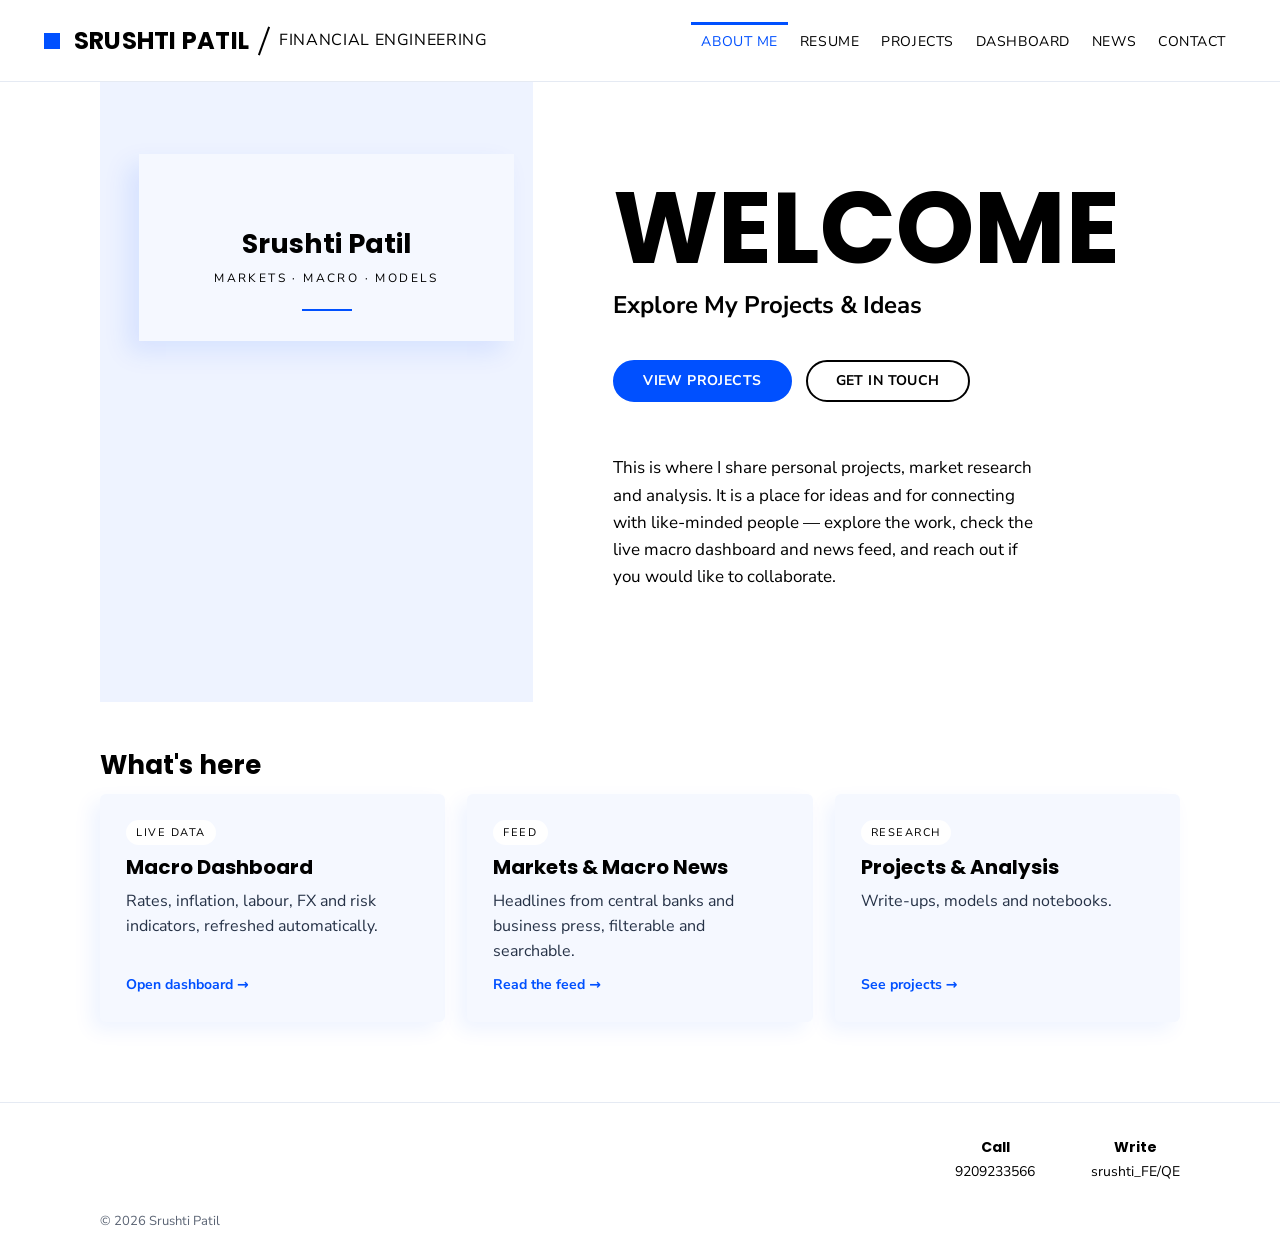
<file: index.html>
<!DOCTYPE html>
<html lang="en">
<head>
  <meta charset="utf-8">
  <meta name="viewport" content="width=device-width, initial-scale=1">
  <title>About Me | Srushti Patil — Financial Engineering</title>
  <meta name="description" content="Personal projects, market research and macro analysis in financial engineering.">
  <link rel="preconnect" href="https://fonts.googleapis.com">
  <link rel="preconnect" href="https://fonts.gstatic.com" crossorigin>
  <link href="https://fonts.googleapis.com/css2?family=Nunito+Sans:wght@300;400;700&family=Poppins:wght@600;700&display=swap" rel="stylesheet">
  <link rel="stylesheet" href="css/style.css">
</head>
<body data-page="index.html">
  <a class="skip" href="#main">Skip to content</a>
  <header id="site-header"></header>

  <main id="main">
    <section class="hero">
      <div class="hero-left">
        <div class="hero-card">
          <h1 id="card-title">Srushti Patil</h1>
          <p class="eyebrow" id="card-tagline">MARKETS · MACRO · MODELS</p>
          <div class="rule"></div>
          <div class="card-foot" id="card-foot"></div>
        </div>
      </div>

      <div class="hero-right">
        <h2>WELCOME</h2>
        <p class="lede">Explore My Projects &amp; Ideas</p>
        <div class="cta">
          <a class="btn" href="projects.html">VIEW PROJECTS</a>
          <a class="btn ghost" href="contact.html">GET IN TOUCH</a>
        </div>
        <p class="body">
          This is where I share personal projects, market research and analysis.
          It is a place for ideas and for connecting with like-minded people —
          explore the work, check the live macro dashboard and news feed, and
          reach out if you would like to collaborate.
        </p>
      </div>
    </section>

    <div class="wrap section">
      <h2>What's here</h2>
      <div class="grid">
        <a class="card" href="dashboard.html">
          <span class="tag">Live data</span>
          <h3>Macro Dashboard</h3>
          <p>Rates, inflation, labour, FX and risk indicators, refreshed automatically.</p>
          <span class="more">Open dashboard →</span>
        </a>
        <a class="card" href="news.html">
          <span class="tag">Feed</span>
          <h3>Markets &amp; Macro News</h3>
          <p>Headlines from central banks and business press, filterable and searchable.</p>
          <span class="more">Read the feed →</span>
        </a>
        <a class="card" href="projects.html">
          <span class="tag">Research</span>
          <h3>Projects &amp; Analysis</h3>
          <p>Write-ups, models and notebooks.</p>
          <span class="more">See projects →</span>
        </a>
      </div>
    </div>
  </main>

  <footer id="site-footer"></footer>

  <script src="js/config.js"></script>
  <script src="js/layout.js"></script>
  <script>
    // Home-page card text comes from config.js
    (function () {
      var S = window.SITE || {};
      document.getElementById("card-title").textContent = S.cardTitle || S.name;
      document.getElementById("card-tagline").textContent = S.cardTagline || "";
      var foot = document.getElementById("card-foot");
      [["linkedin","in"],["github","gh"],["twitter","X"],["instagram","ig"]].forEach(function (p) {
        if (S.social && S.social[p[0]]) {
          var a = document.createElement("a");
          a.className = "social"; a.href = S.social[p[0]]; a.target = "_blank";
          a.rel = "noopener noreferrer"; a.textContent = p[1]; a.setAttribute("aria-label", p[0]);
          foot.appendChild(a);
        }
      });
      if (!foot.children.length) foot.remove();   // no social links configured → no empty white bar
    })();
  </script>
</body>
</html>
</file>
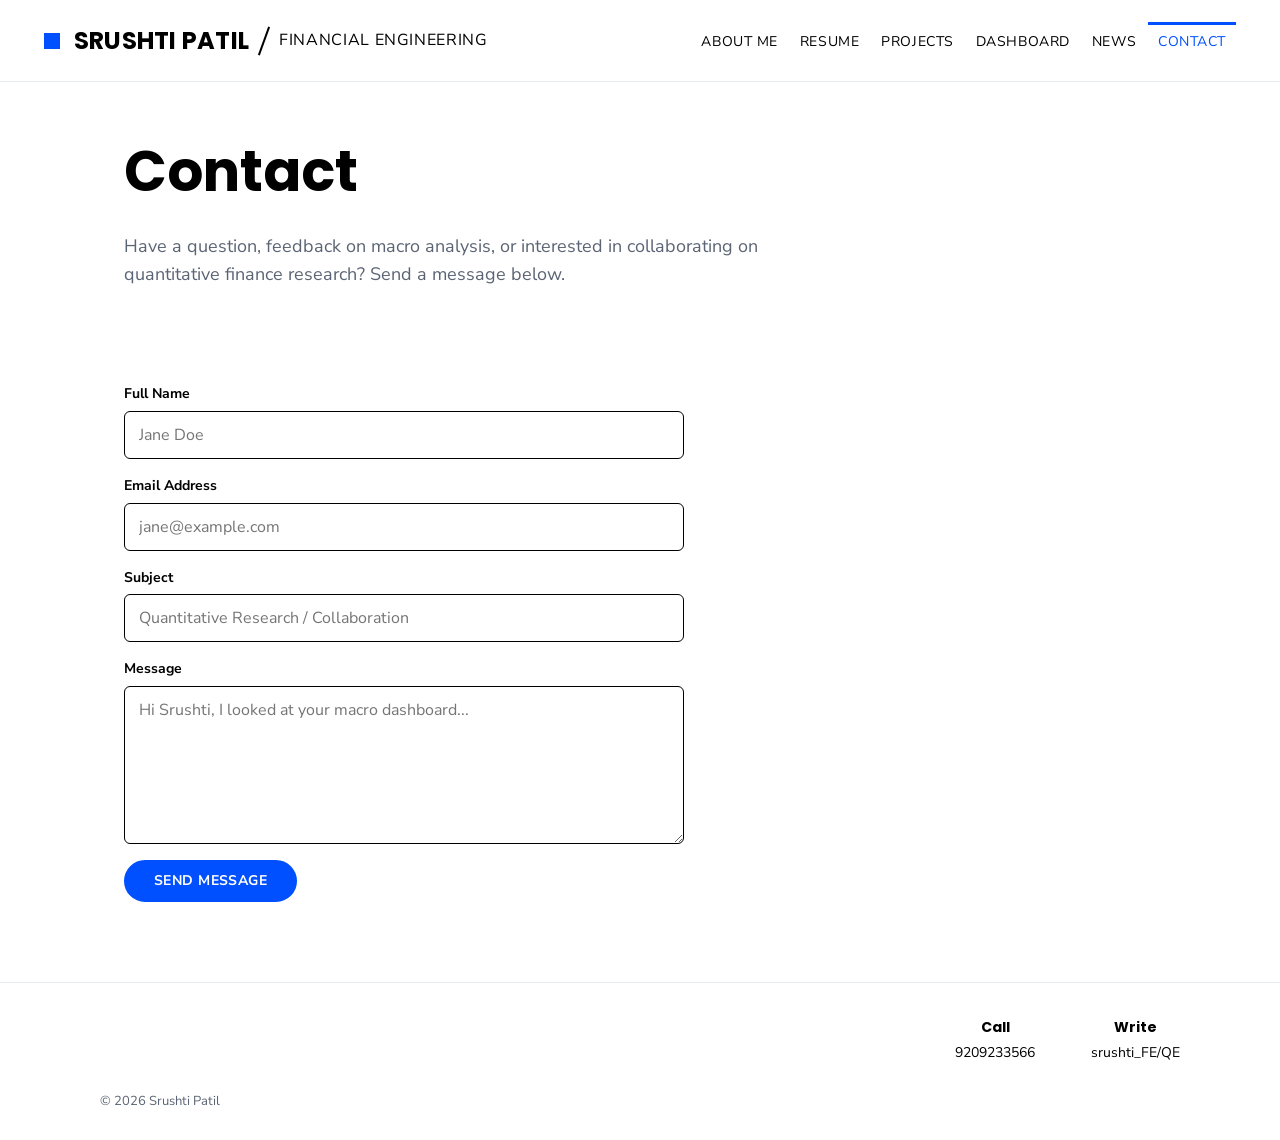
<file: contact.html>
<!DOCTYPE html>
<html lang="en">
<head>
  <meta charset="utf-8">
  <meta name="viewport" content="width=device-width, initial-scale=1">
  <title>Contact | Srushti Patil — Financial Engineering</title>
  <meta name="description" content="Get in touch for quantitative finance research, collaboration, or general inquiries.">
  <link rel="preconnect" href="https://fonts.googleapis.com">
  <link rel="preconnect" href="https://fonts.gstatic.com" crossorigin>
  <link href="https://fonts.googleapis.com/css2?family=Nunito+Sans:wght@300;400;700&family=Poppins:wght@600;700&display=swap" rel="stylesheet">
  <link rel="stylesheet" href="css/style.css">
</head>
<body data-page="contact.html">
  <a class="skip" href="#main">Skip to content</a>
  <header id="site-header"></header>

  <main id="main" class="wrap">
    <div class="page-title">
      <h1>Contact</h1>
      <p>Have a question, feedback on macro analysis, or interested in collaborating on quantitative finance research? Send a message below.</p>
    </div>

    <section class="section">
      <!-- Replace YOUR_FORMSPREE_ID with your form ID from formspree.io -->
      <form class="form" action="https://formspree.io/f/xpppgqeq" method="POST">
        
        <label for="full-name">
          Full Name
          <input type="text" id="full-name" name="name" required placeholder="Jane Doe" autocomplete="name">
        </label>

        <label for="email-address">
          Email Address
          <input type="email" id="email-address" name="_replyto" required placeholder="jane@example.com" autocomplete="email">
        </label>

        <label for="subject">
          Subject
          <input type="text" id="subject" name="_subject" required placeholder="Quantitative Research / Collaboration">
        </label>

        <label for="message">
          Message
          <textarea id="message" name="message" required placeholder="Hi Srushti, I looked at your macro dashboard..." rows="6"></textarea>
        </label>

        <!-- Hidden honeypot input to trap automated spam bots -->
        <input type="text" name="_gotcha" class="hp" tabindex="-1" autocomplete="off" aria-hidden="true">

        <div>
          <button type="submit" class="btn">SEND MESSAGE</button>
        </div>
      </form>
    </section>
  </main>

  <footer id="site-footer"></footer>

  <script src="js/config.js"></script>
  <script src="js/layout.js"></script>
</body>
</html>
</file>
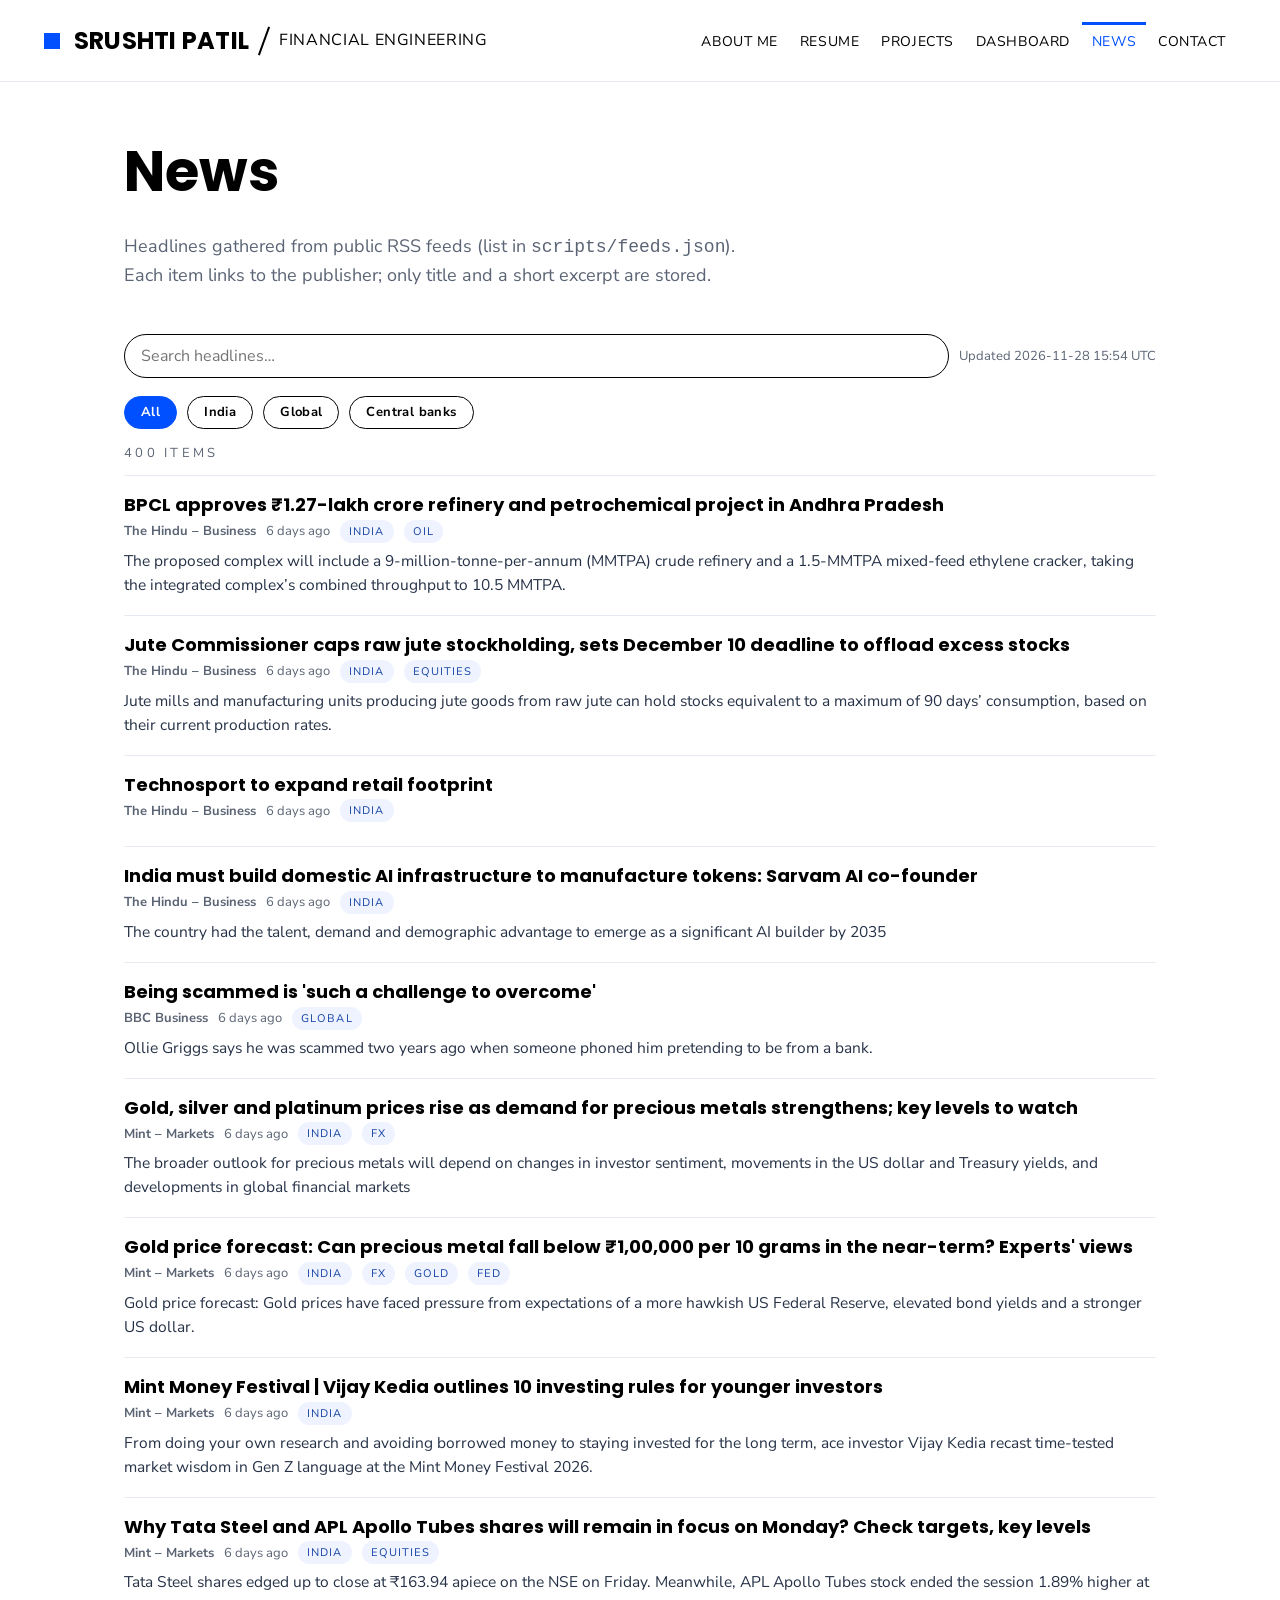
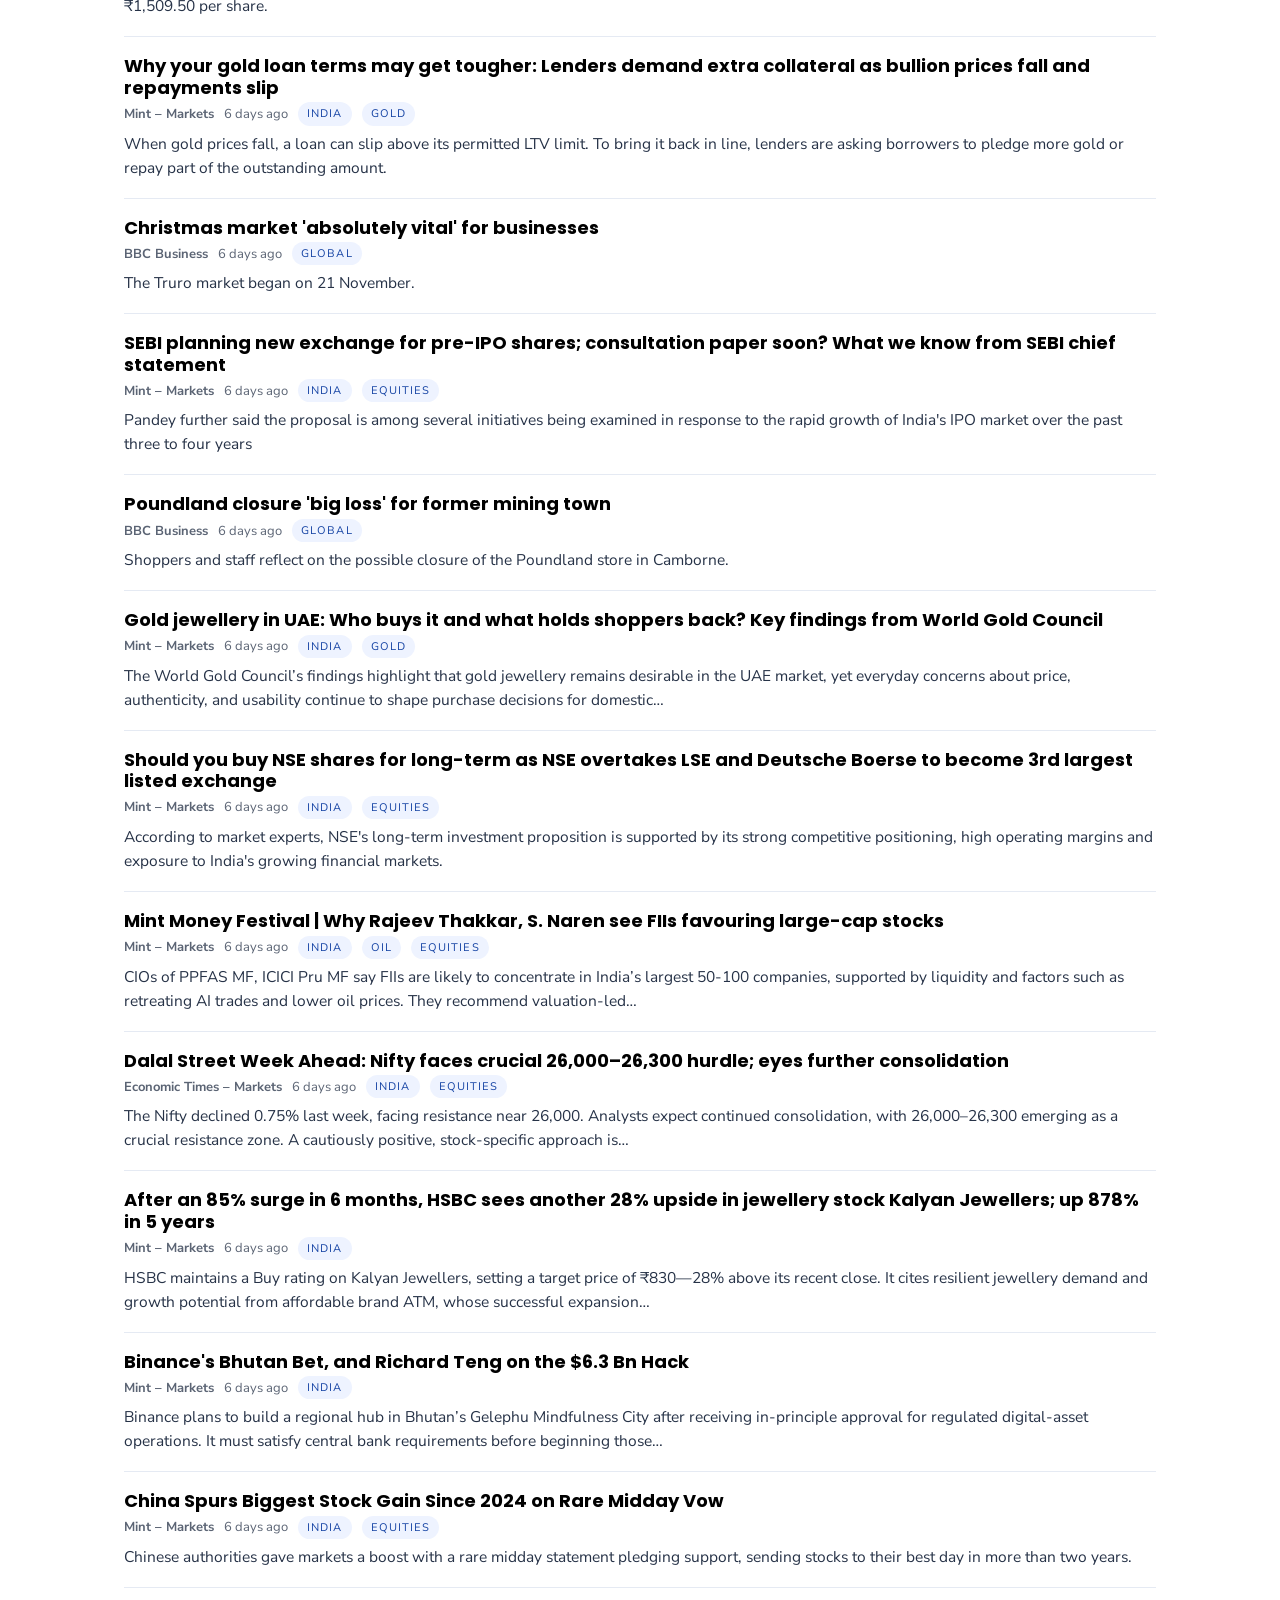
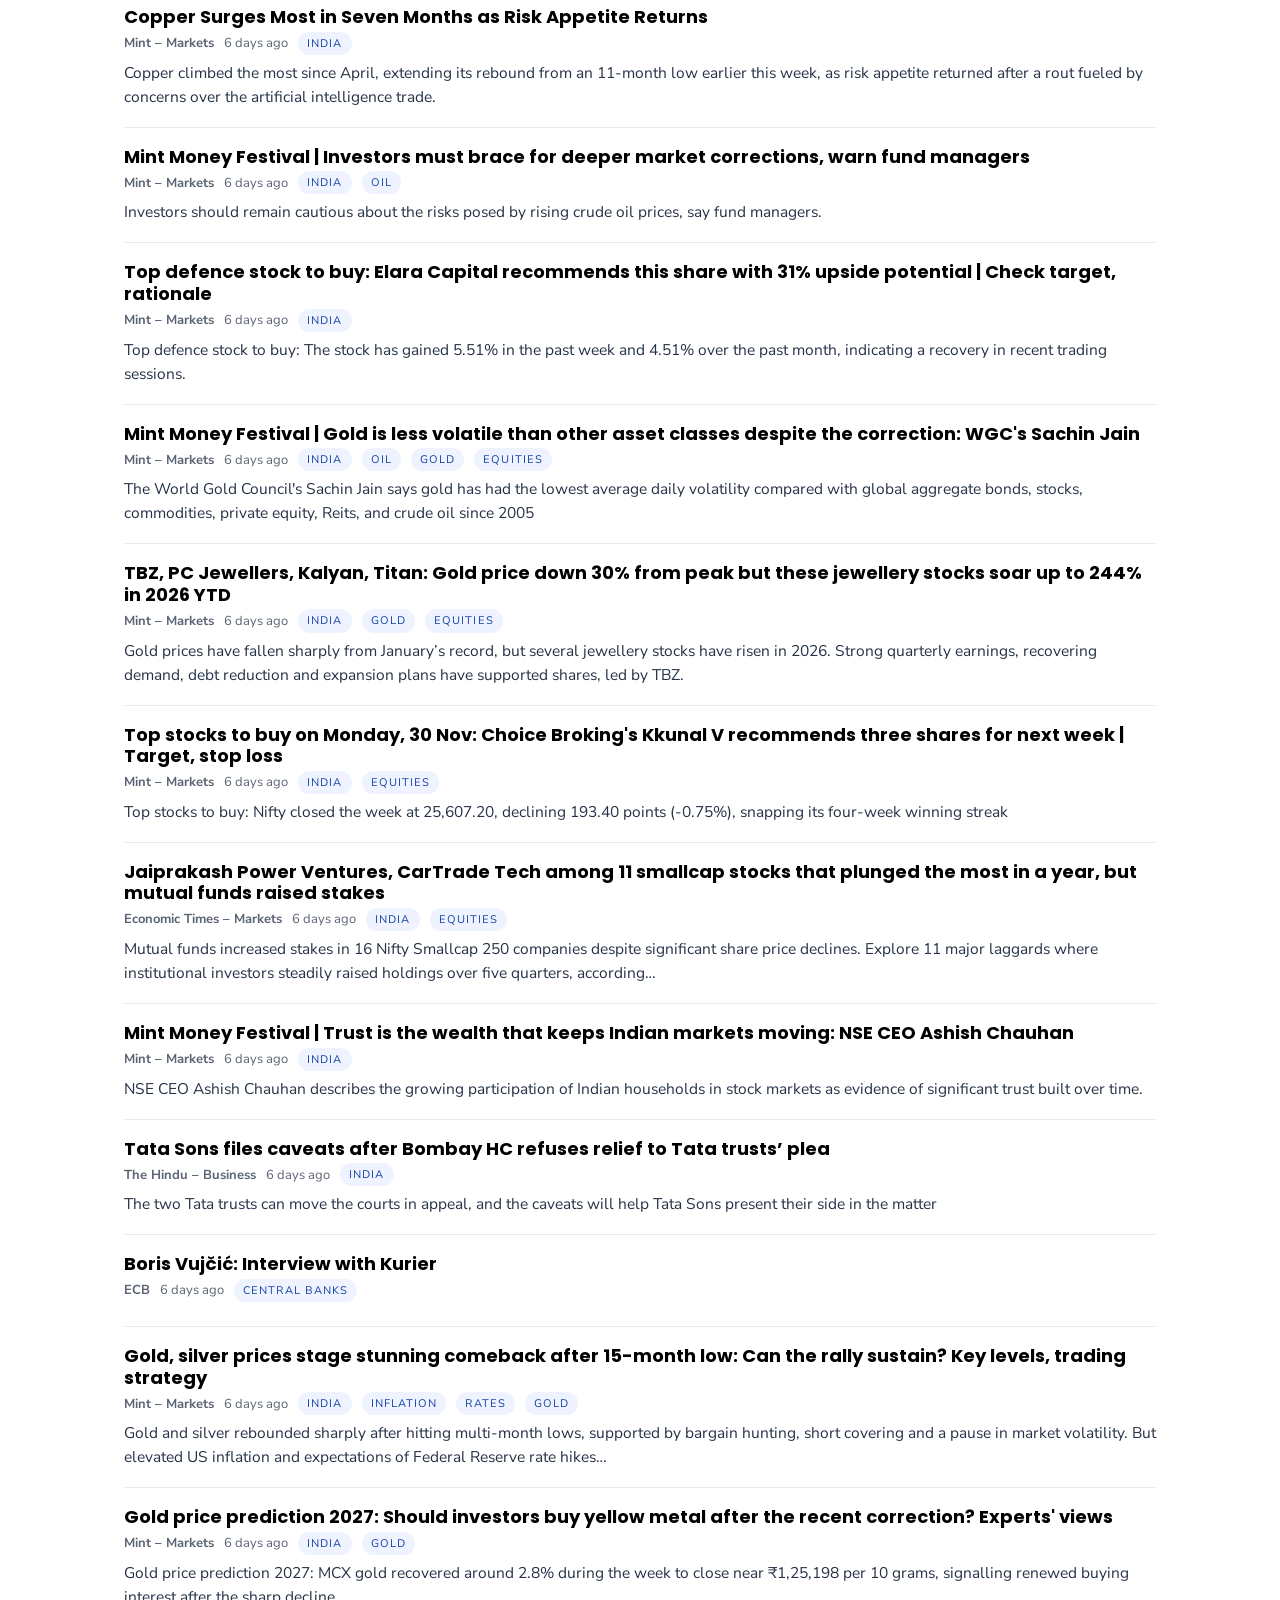
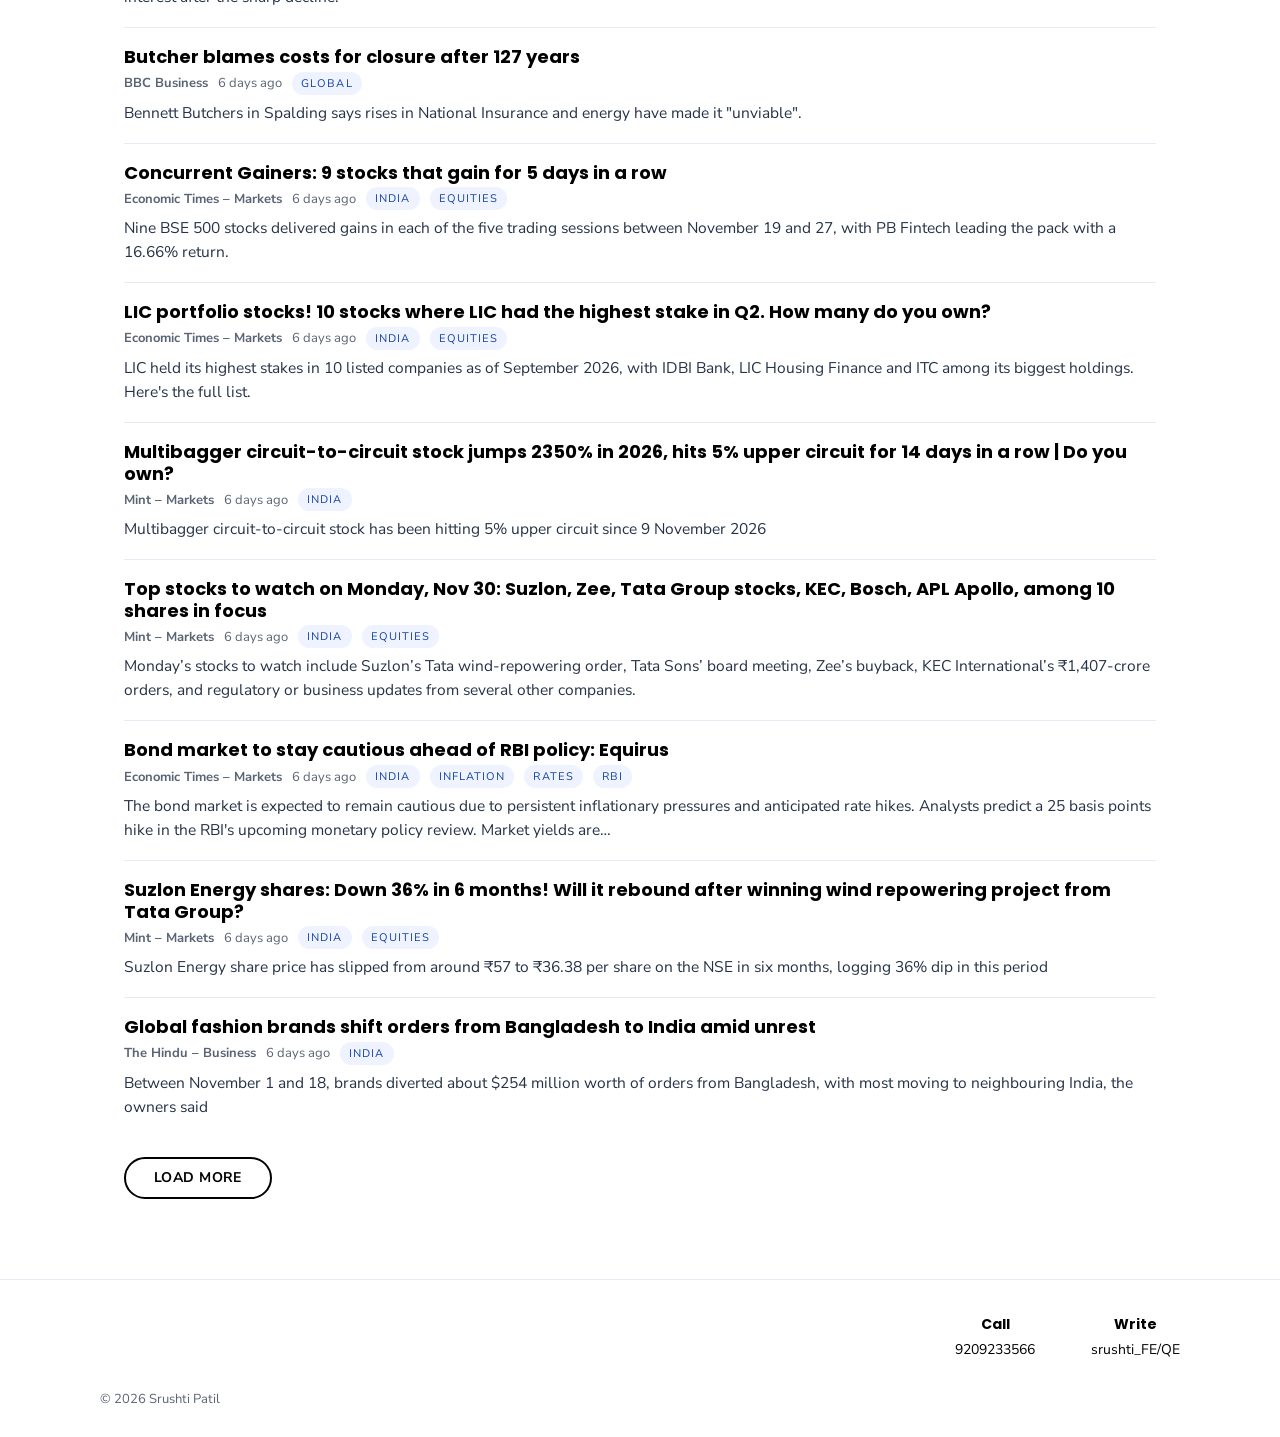
<file: news.html>
<!DOCTYPE html>
<html lang="en">
<head>
  <meta charset="utf-8">
  <meta name="viewport" content="width=device-width, initial-scale=1">
  <title>News | Srushti Patil — Financial Engineering</title>
  <meta name="description" content="Markets and macro headlines from central banks and business press.">
  <link rel="preconnect" href="https://fonts.googleapis.com">
  <link rel="preconnect" href="https://fonts.gstatic.com" crossorigin>
  <link href="https://fonts.googleapis.com/css2?family=Nunito+Sans:wght@300;400;700&family=Poppins:wght@600;700&display=swap" rel="stylesheet">
  <link rel="stylesheet" href="css/style.css">
</head>
<body data-page="news.html">
  <a class="skip" href="#main">Skip to content</a>
  <header id="site-header"></header>

  <main id="main" class="wrap">
    <div class="page-title">
      <h1>News</h1>
      <p>Headlines gathered from public RSS feeds (list in <code>scripts/feeds.json</code>).
         Each item links to the publisher; only title and a short excerpt are stored.</p>
    </div>

    <div class="toolbar">
      <input class="search" id="q" type="search" placeholder="Search headlines…" aria-label="Search headlines">
      <span class="stamp" id="stamp"></span>
    </div>
    <div class="toolbar" id="cats" role="group" aria-label="Category"></div>

    <div id="count" class="eyebrow" style="margin-top:14px"></div>
    <div class="news-list" id="list"></div>
  </main>

  <footer id="site-footer"></footer>
  <script src="js/config.js"></script>
  <script src="js/layout.js"></script>
  <script src="js/news.js"></script>
</body>
</html>
</file>
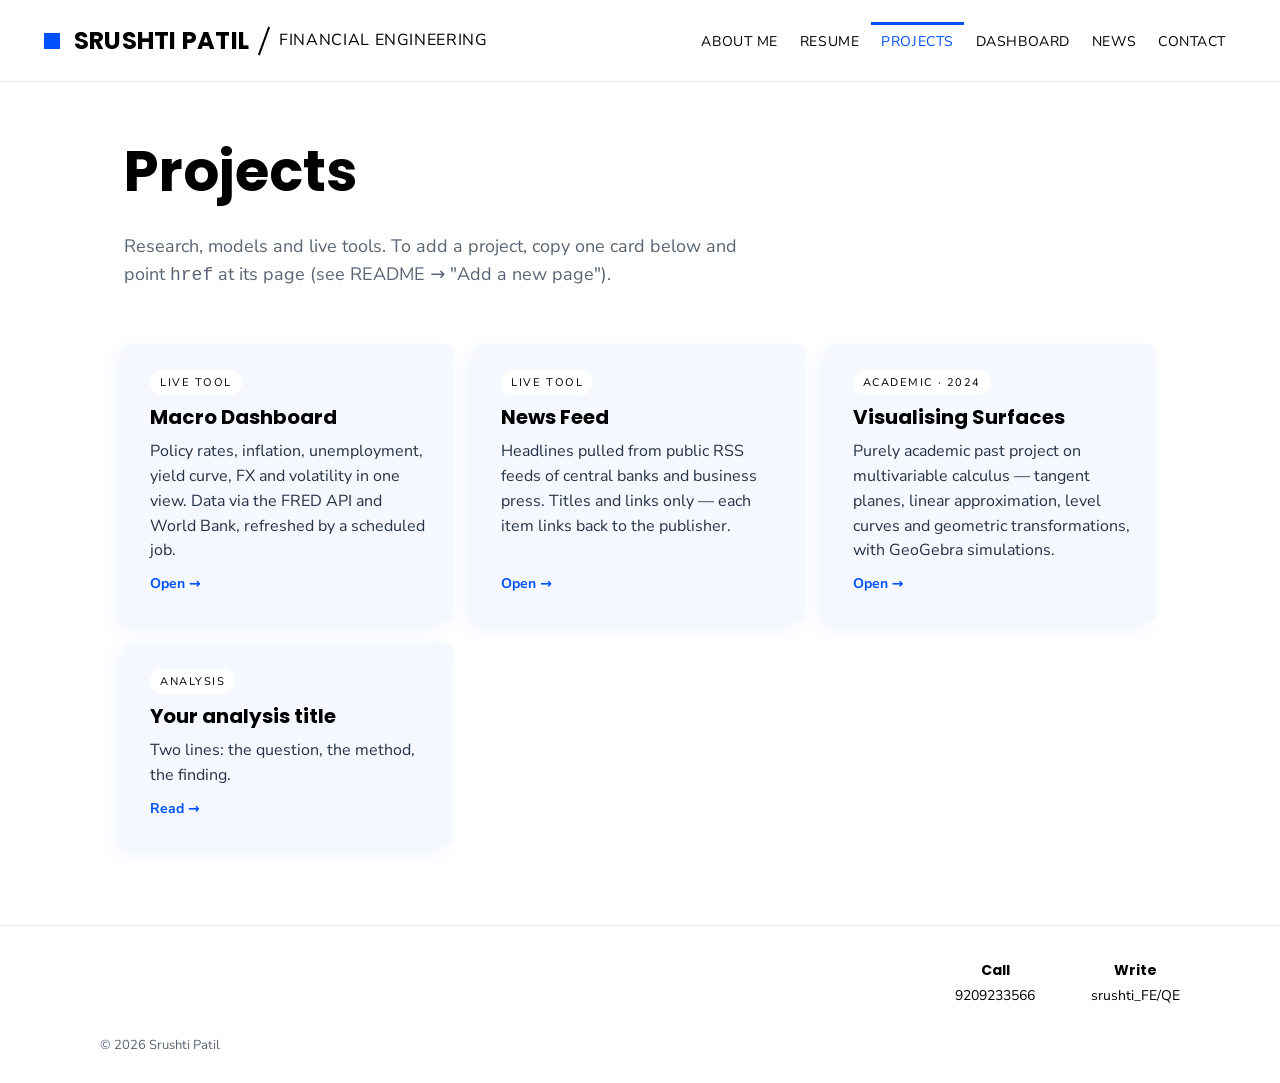
<file: projects.html>
<!DOCTYPE html>
<html lang="en">
<head>
  <meta charset="utf-8">
  <meta name="viewport" content="width=device-width, initial-scale=1">
  <title>Projects | Srushti Patil — Financial Engineering</title>
  <meta name="description" content="Market research, models and analysis write-ups.">
  <link rel="preconnect" href="https://fonts.googleapis.com">
  <link rel="preconnect" href="https://fonts.gstatic.com" crossorigin>
  <link href="https://fonts.googleapis.com/css2?family=Nunito+Sans:wght@300;400;700&family=Poppins:wght@600;700&display=swap" rel="stylesheet">
  <link rel="stylesheet" href="css/style.css">
</head>
<body data-page="projects.html">
  <a class="skip" href="#main">Skip to content</a>
  <header id="site-header"></header>

  <main id="main" class="wrap">
    <div class="page-title">
      <h1>Projects</h1>
      <p>Research, models and live tools. To add a project, copy one card below
         and point <code>href</code> at its page (see README → "Add a new page").</p>
    </div>

    <div class="grid" style="margin-top:28px">
      <a class="card" href="dashboard.html">
        <span class="tag">Live tool</span>
        <h3>Macro Dashboard</h3>
        <p>Policy rates, inflation, unemployment, yield curve, FX and volatility in one view. Data via the FRED API and World Bank, refreshed by a scheduled job.</p>
        <span class="more">Open →</span>
      </a>
      <a class="card" href="news.html">
        <span class="tag">Live tool</span>
        <h3>News Feed</h3>
        <p>Headlines pulled from public RSS feeds of central banks and business press. Titles and links only — each item links back to the publisher.</p>
        <span class="more">Open →</span>
      </a>

      <a class="card" href="analysis/visualising-surfaces.html">
        <span class="tag">Academic · 2024</span>
        <h3>Visualising Surfaces</h3>
        <p>Purely academic past project on multivariable calculus — tangent planes, linear approximation, level curves and geometric transformations, with GeoGebra simulations.</p>
        <span class="more">Open →</span>
      </a>

      <!-- Copy from here ↓ to add a project -->
      <a class="card" href="analysis/example.html">
        <span class="tag">Analysis</span>
        <h3>Your analysis title</h3>
        <p>Two lines: the question, the method, the finding.</p>
        <span class="more">Read →</span>
      </a>
      <!-- Copy to here ↑ -->
    </div>
  </main>

  <footer id="site-footer"></footer>
  <script src="js/config.js"></script>
  <script src="js/layout.js"></script>
</body>
</html>
</file>
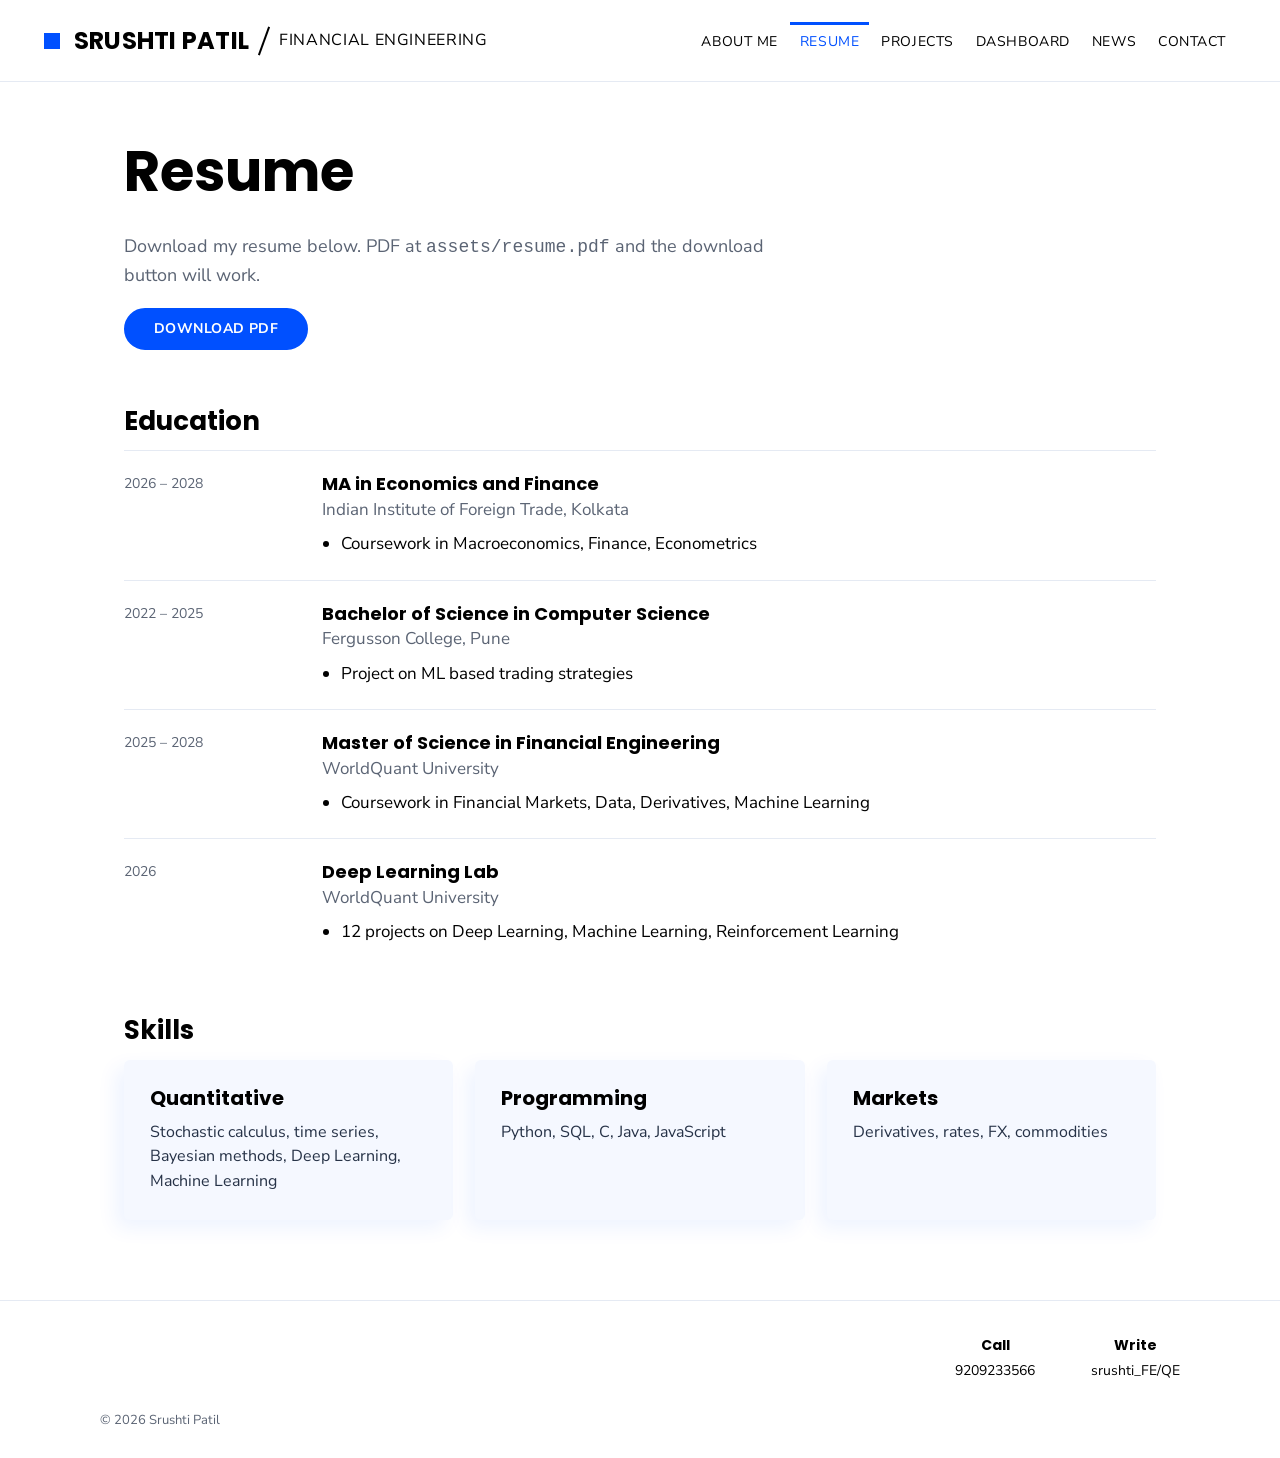
<file: resume.html>
<!DOCTYPE html>
<html lang="en">
<head>
  <meta charset="utf-8">
  <meta name="viewport" content="width=device-width, initial-scale=1">
  <title>Resume | Srushti Patil — Financial Engineering</title>
  <meta name="description" content="Education, experience and skills.">
  <link rel="preconnect" href="https://fonts.googleapis.com">
  <link rel="preconnect" href="https://fonts.gstatic.com" crossorigin>
  <link href="https://fonts.googleapis.com/css2?family=Nunito+Sans:wght@300;400;700&family=Poppins:wght@600;700&display=swap" rel="stylesheet">
  <link rel="stylesheet" href="css/style.css">
</head>
<body data-page="resume.html">
  <a class="skip" href="#main">Skip to content</a>
  <header id="site-header"></header>

  <main id="main" class="wrap">
    <div class="page-title">
      <h1>Resume</h1>
      <p>Download my resume below.
        PDF at <code>assets/resume.pdf</code> and the download button will work.</p>
      <a class="btn" href="assets/resume.pdf" download>DOWNLOAD PDF</a>
    </div>

    <section class="section">
      <h2>Education</h2>
      <div class="entry">
        <div class="when">2026 – 2028</div>
        <div>
          <h3>MA in Economics and Finance</h3>
          <div class="org">Indian Institute of Foreign Trade, Kolkata</div>
          <ul>
            <li>Coursework in Macroeconomics, Finance, Econometrics</li>
          </ul>
        </div>
      </div>
      <div class="entry">
        <div class="when">2022 – 2025</div>
        <div>
          <h3>Bachelor of Science in Computer Science</h3>
          <div class="org">Fergusson College, Pune</div>
          <ul>
            <li>Project on ML based trading strategies</li>
          </ul>
        </div>
      </div>

      <div class="entry">
        <div class="when">2025 – 2028</div>
        <div>
          <h3>Master of Science in Financial Engineering</h3>
          <div class="org">WorldQuant University</div>
          <ul>
            <li>Coursework in Financial Markets, Data, Derivatives, Machine Learning</li>
          </ul>
        </div>
      </div>

      <div class="entry">
        <div class="when">2026</div>
        <div>
          <h3>Deep Learning Lab</h3>
          <div class="org">WorldQuant University</div>
          <ul>
            <li>12 projects on Deep Learning, Machine Learning, Reinforcement Learning</li>
          </ul>
        </div>
      </div>
    </section>
<!---commented out for now
    <section class="section">
      <h2>Experience</h2>
      <div class="entry">
        <div class="when">Start – End</div>
        <div>
          <h3>Role</h3>
          <div class="org">Organisation</div>
          <ul>
            <li>What you did, with a number attached</li>
            <li>Another concrete result</li>
          </ul>
        </div>
      </div>
    </section>
  -->
    <section class="section">
      <h2>Skills</h2>
      <div class="grid">
        <div class="card"><h3>Quantitative</h3><p>Stochastic calculus, time series, Bayesian methods, Deep Learning, Machine Learning</p></div>
        <div class="card"><h3>Programming</h3><p>Python, SQL, C, Java, JavaScript</p></div>
        <div class="card"><h3>Markets</h3><p>Derivatives, rates, FX, commodities</p></div>
      </div>
    </section>
  </main>

  <footer id="site-footer"></footer>
  <script src="js/config.js"></script>
  <script src="js/layout.js"></script>
</body>
</html>
</file>
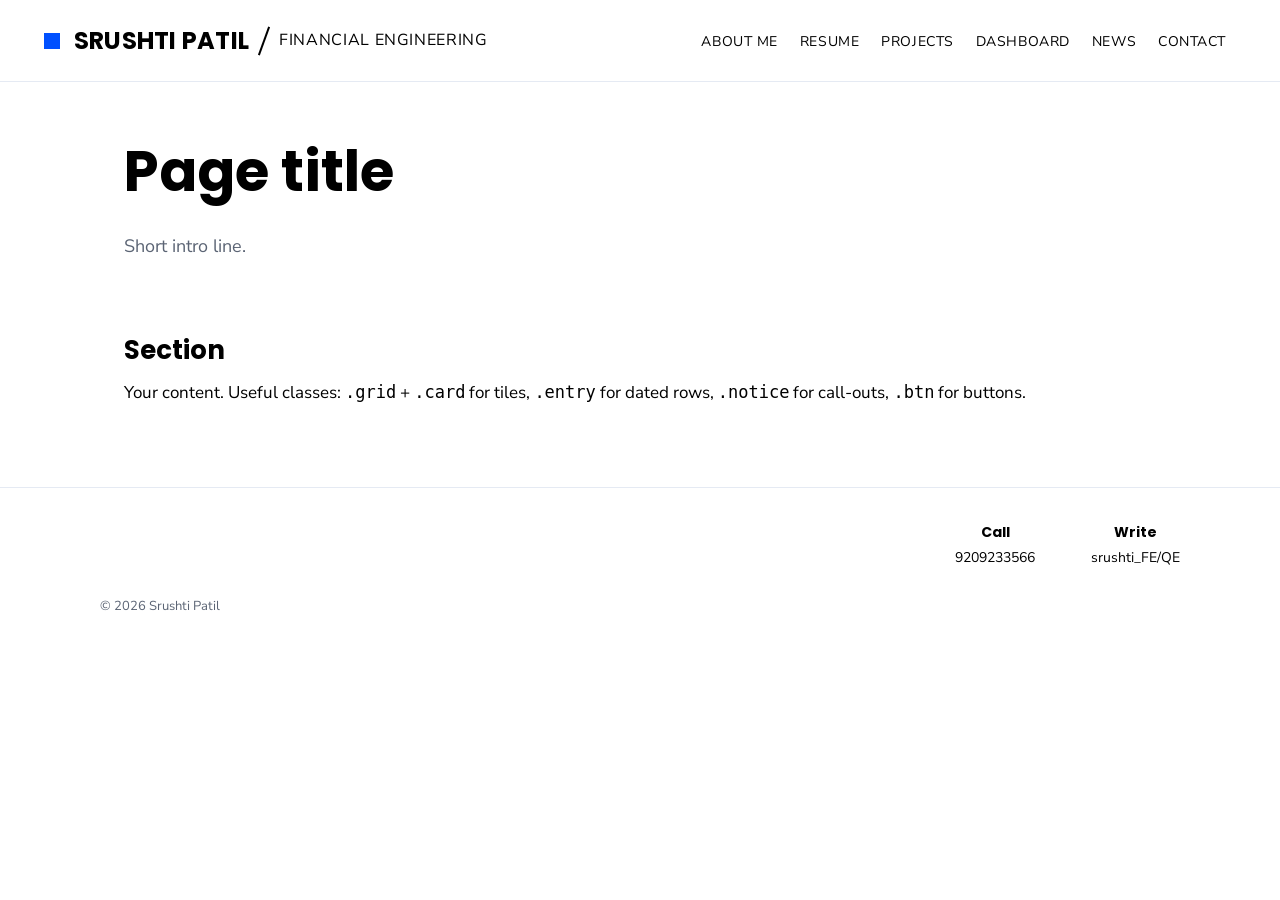
<file: template.html>
<!DOCTYPE html>
<!--
  NEW PAGE TEMPLATE
  1. Copy this file, rename it (e.g. analysis/oil-regimes.html — keep it lowercase, no spaces).
  2. Change <title>, the description, and data-page on <body> to the new filename.
  3. To show it in the menu, add { label, file } to `nav` in js/config.js.
  If you put the page inside a sub-folder, prefix every path below with "../".
-->
<html lang="en">
<head>
  <meta charset="utf-8">
  <meta name="viewport" content="width=device-width, initial-scale=1">
  <title>Page title | Srushti Patil — Financial Engineering</title>
  <meta name="description" content="One-sentence summary for search results.">
  <link rel="preconnect" href="https://fonts.googleapis.com">
  <link rel="preconnect" href="https://fonts.gstatic.com" crossorigin>
  <link href="https://fonts.googleapis.com/css2?family=Nunito+Sans:wght@300;400;700&family=Poppins:wght@600;700&display=swap" rel="stylesheet">
  <link rel="stylesheet" href="css/style.css">
</head>
<body data-page="template.html">
  <a class="skip" href="#main">Skip to content</a>
  <header id="site-header"></header>

  <main id="main" class="wrap">
    <div class="page-title">
      <h1>Page title</h1>
      <p>Short intro line.</p>
    </div>

    <section class="section">
      <h2>Section</h2>
      <p>Your content. Useful classes: <code>.grid</code> + <code>.card</code> for tiles,
         <code>.entry</code> for dated rows, <code>.notice</code> for call-outs, <code>.btn</code> for buttons.</p>
    </section>
  </main>

  <footer id="site-footer"></footer>
  <script src="js/config.js"></script>
  <script src="js/layout.js"></script>
</body>
</html>
</file>
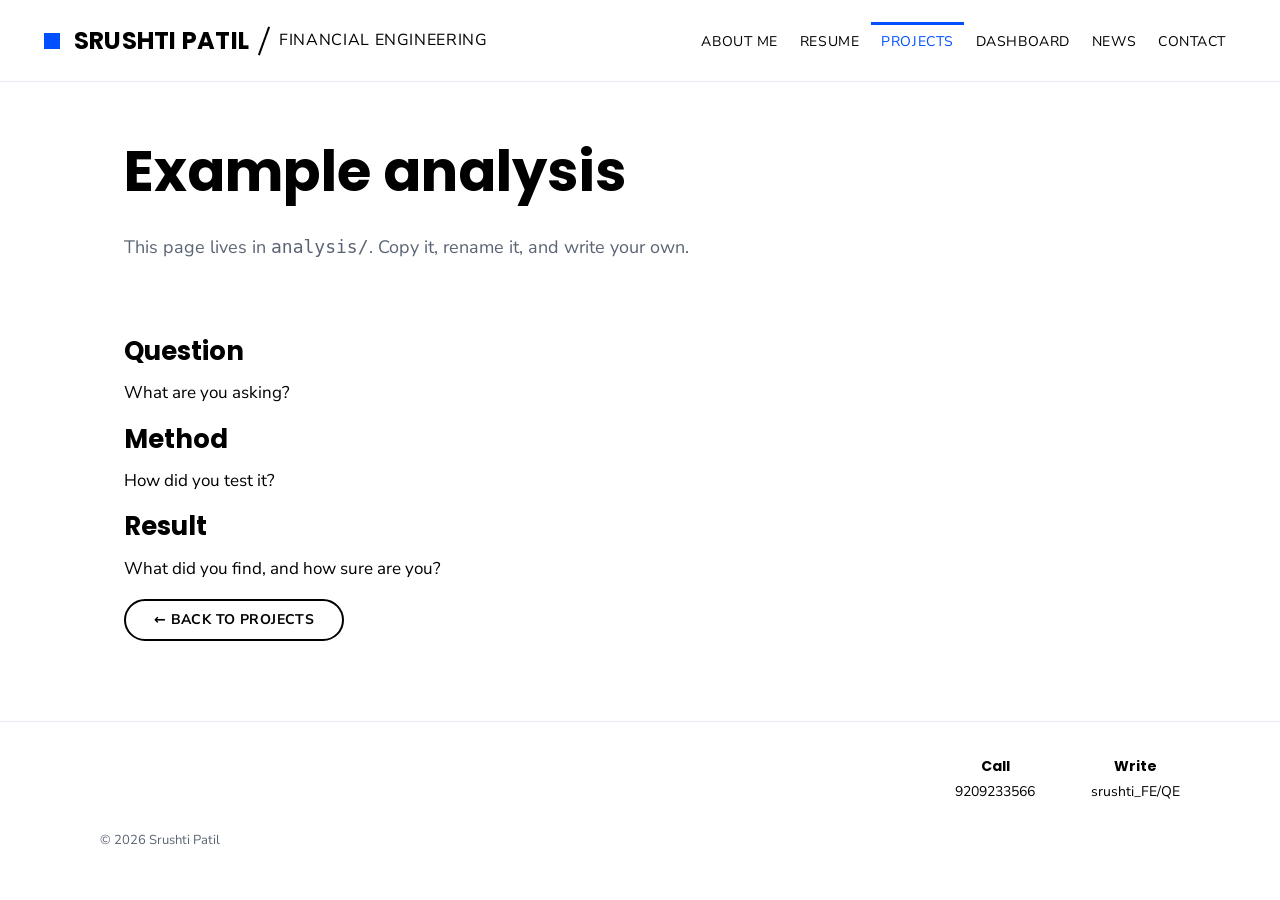
<file: analysis/example.html>
<!DOCTYPE html>
<html lang="en">
<head>
  <meta charset="utf-8">
  <meta name="viewport" content="width=device-width, initial-scale=1">
  <title>Example analysis | Srushti Patil — Financial Engineering</title>
  <meta name="description" content="Example of a page inside a sub-folder.">
  <link rel="preconnect" href="https://fonts.googleapis.com">
  <link rel="preconnect" href="https://fonts.gstatic.com" crossorigin>
  <link href="https://fonts.googleapis.com/css2?family=Nunito+Sans:wght@300;400;700&family=Poppins:wght@600;700&display=swap" rel="stylesheet">
  <!-- one level deep → every local path starts with ../ -->
  <link rel="stylesheet" href="../css/style.css">
</head>
<body data-page="projects.html">
  <a class="skip" href="#main">Skip to content</a>
  <header id="site-header"></header>

  <main id="main" class="wrap">
    <div class="page-title">
      <h1>Example analysis</h1>
      <p>This page lives in <code>analysis/</code>. Copy it, rename it, and write your own.</p>
    </div>
    <section class="section">
      <h2>Question</h2>
      <p>What are you asking?</p>
      <h2>Method</h2>
      <p>How did you test it?</p>
      <h2>Result</h2>
      <p>What did you find, and how sure are you?</p>
      <p><a class="btn ghost" href="../projects.html">← BACK TO PROJECTS</a></p>
    </section>
  </main>

  <footer id="site-footer"></footer>
  <script src="../js/config.js"></script>
  <script src="../js/layout.js"></script>
</body>
</html>
</file>
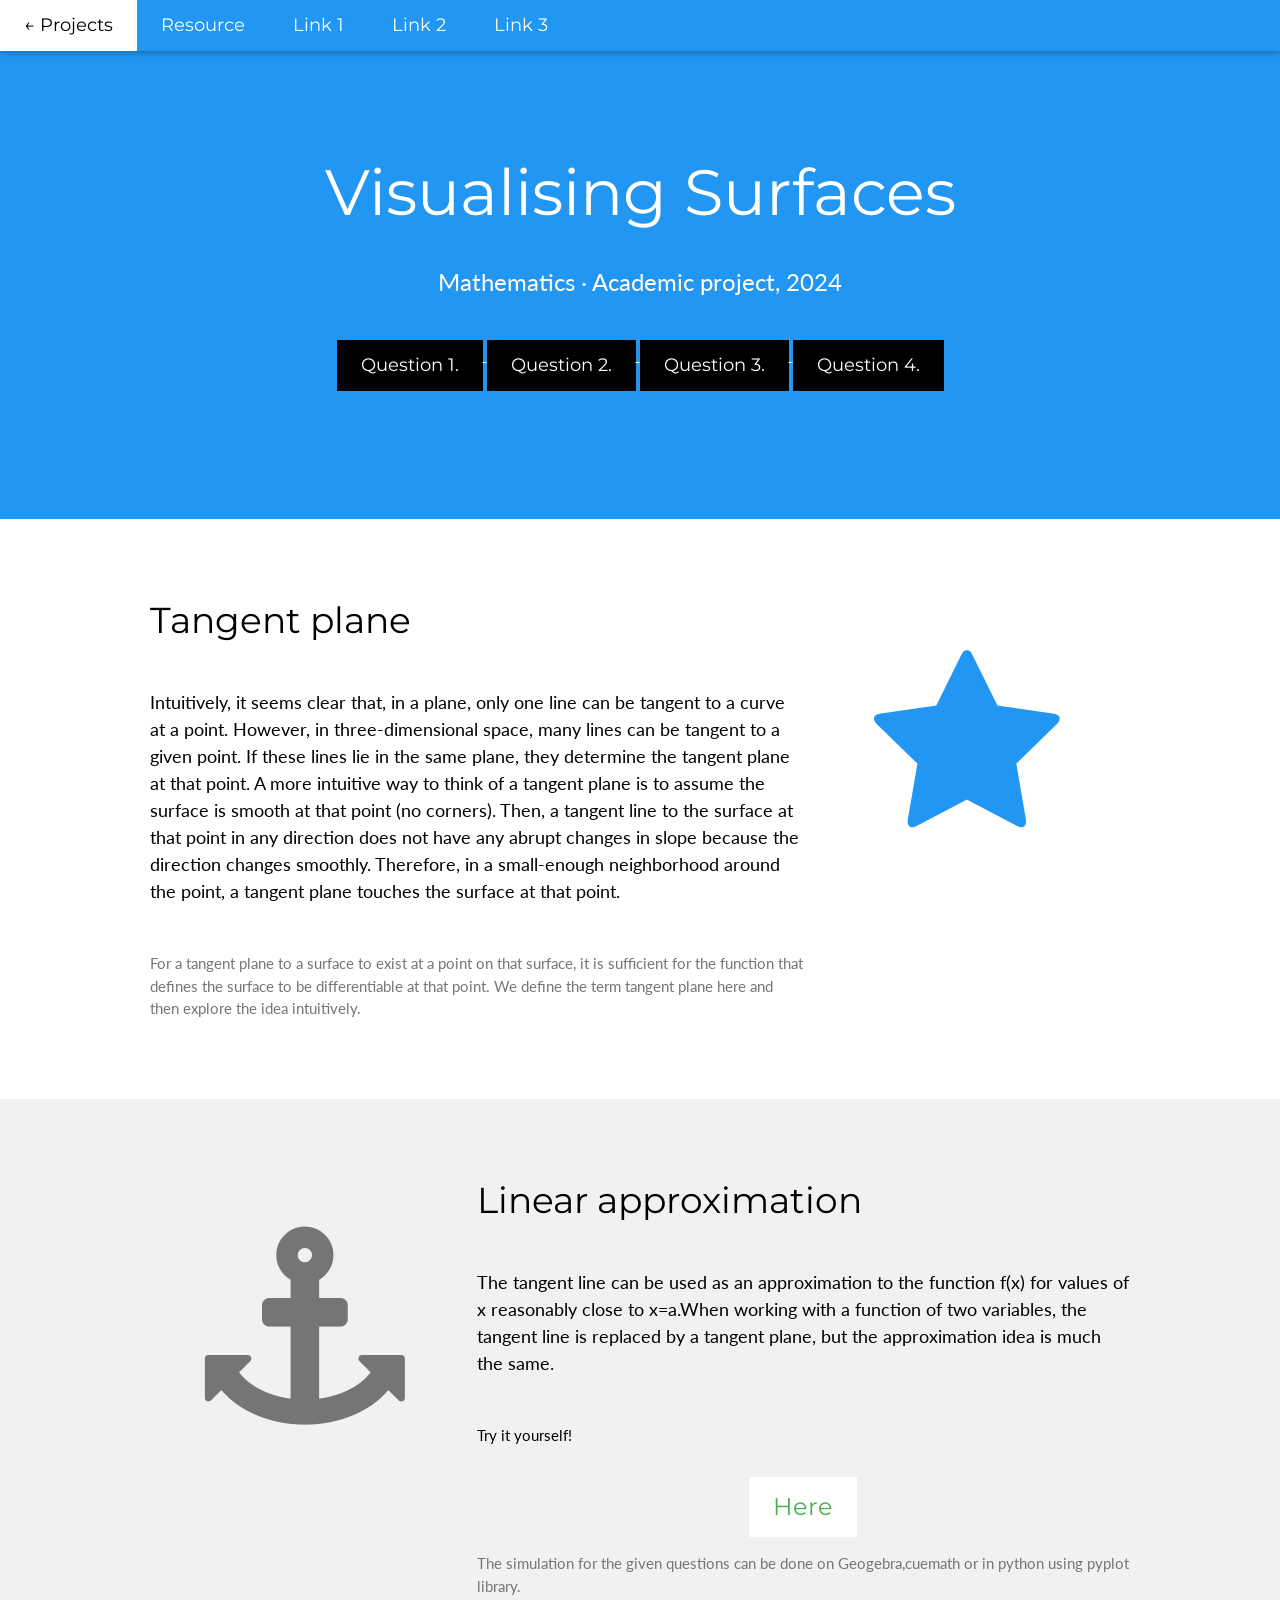
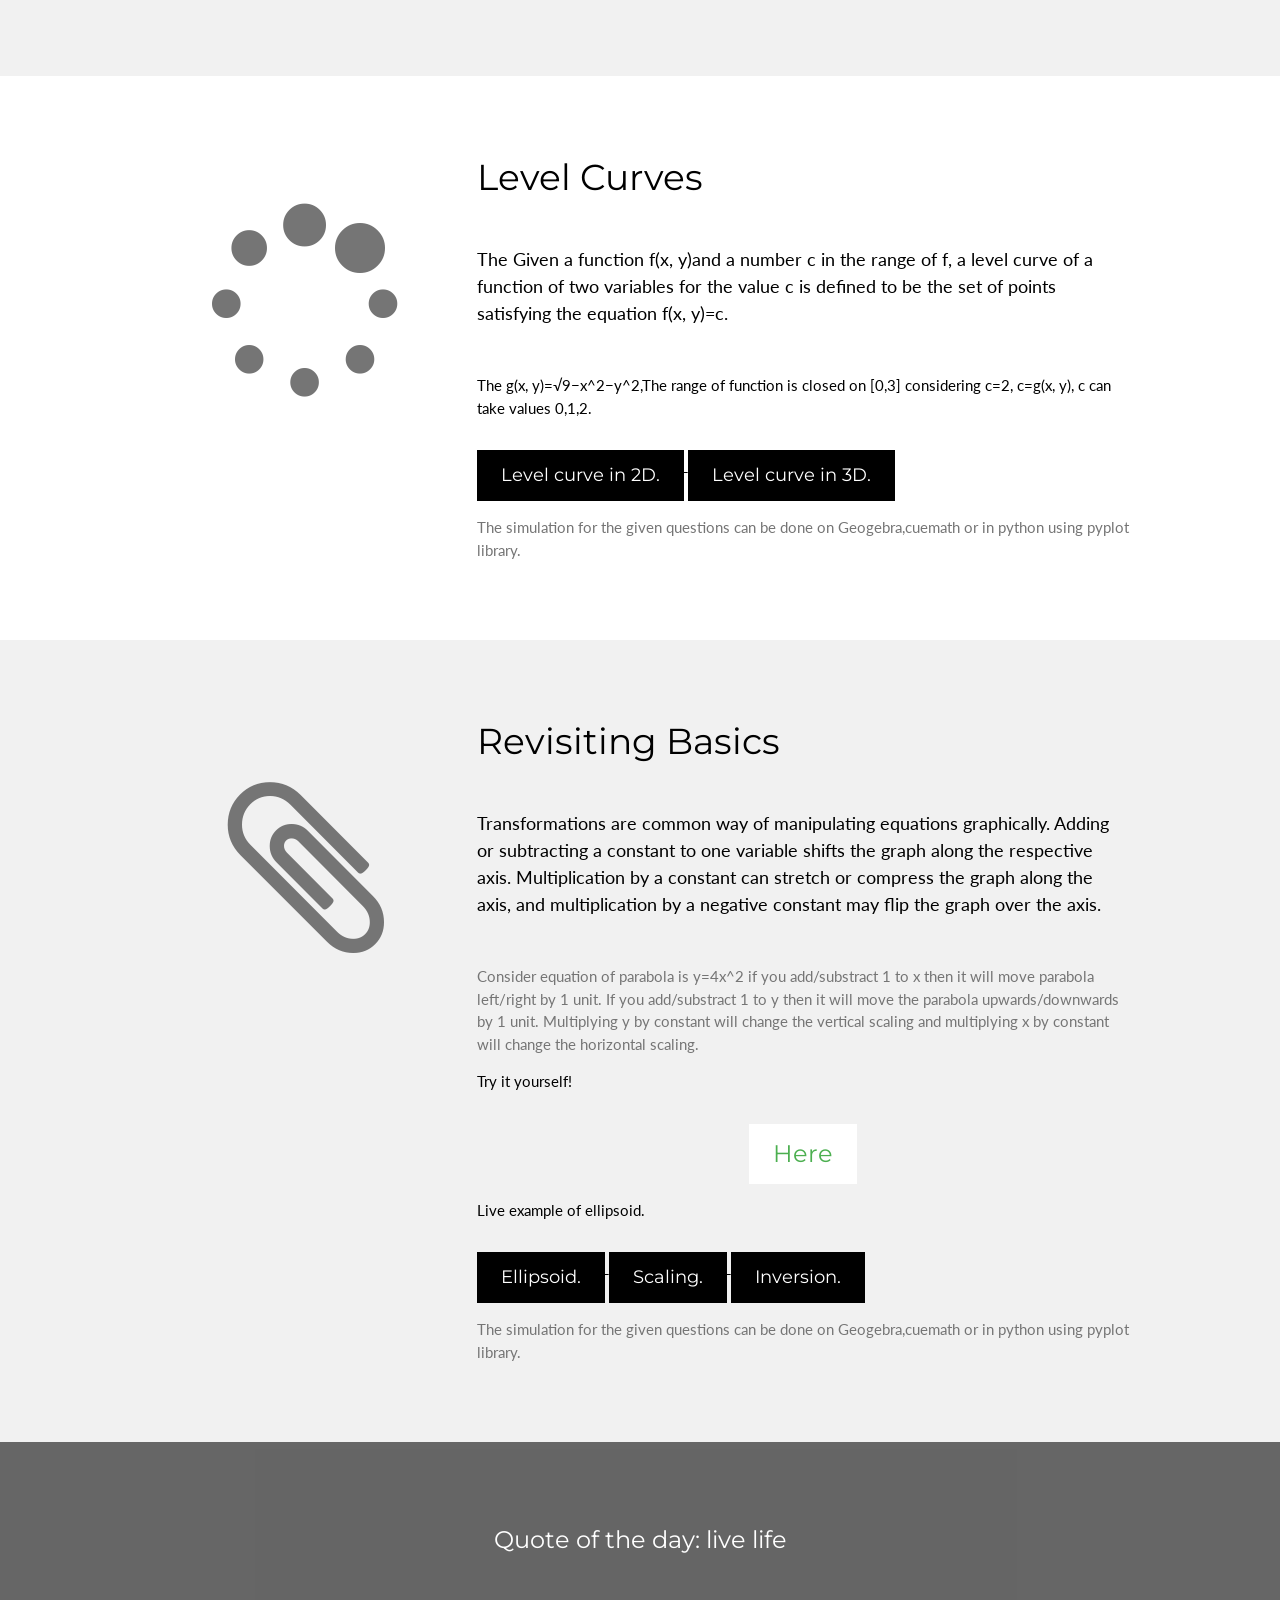
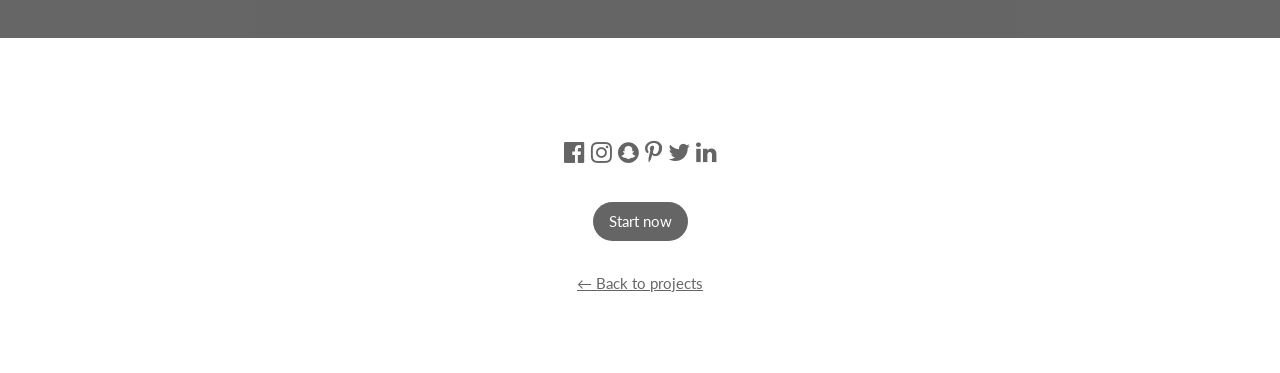
<file: analysis/visualising-surfaces.html>
<!DOCTYPE html>
<html lang="en">
  <head>
    <title>Visualising Surfaces | Academic Project 2024</title>
    <meta charset="UTF-8">
    <meta name="viewport" content="width=device-width, initial-scale=1">
    <link rel="stylesheet" href="https://www.w3schools.com/w3css/4/w3.css">
    <link rel="stylesheet" href="https://fonts.googleapis.com/css?family=Lato">
    <link rel="stylesheet" href="https://fonts.googleapis.com/css?family=Montserrat">
    <link rel="stylesheet" href="https://cdnjs.cloudflare.com/ajax/libs/font-awesome/4.7.0/css/font-awesome.min.css">
    <style>
    body,h1,h2,h3,h4,h5,h6 {font-family: "Lato", sans-serif}
    .w3-bar,h1,button {font-family: "Montserrat", sans-serif}
    .fa-anchor,.fa-star ,.fa-spinner ,.fa-paperclip{font-size:200px}
	.custom-button 
	{
	display: block;
	text-align: center;
	}
	.custom-button button 
	{
	background-color: white;
	color: green;
	font-size: 1.5em; 
	padding: 20px 40px;
	margin-top: 20px;
	}
	.background-header 
	{
	background-image: url('https://wallpapertag.com/wallpaper/middle/2/0/f/677923-download-free-cool-math-backgrounds-2560x1600-for-1080p.jpg');
	background-size: cover;
	background-position: center; 
	color: white; 
}


    </style>
  </head>
<body>
<!-- Navbar -->
<div class="w3-top">
  <div class="w3-bar w3-blue w3-card w3-left-align w3-large">
    <a class="w3-bar-item w3-button w3-hide-medium w3-hide-large w3-right w3-padding-large w3-hover-white w3-large w3-blue" href="javascript:void(0);" onclick="myFunction()" title="Toggle Navigation Menu"><i class="fa fa-bars"></i></a>
    <a href="../projects.html" class="w3-bar-item w3-button w3-padding-large w3-white">← Projects</a>
    <a href="https://drive.google.com/drive/folders/1XoNl7Rurx0KvCtprhDnc2VefZzVVs-NU?usp=drive_link" class="w3-bar-item w3-button w3-hide-small w3-padding-large w3-hover-white">Resource</a>
    <a href="#" class="w3-bar-item w3-button w3-hide-small w3-padding-large w3-hover-white">Link 1</a>
    <a href="#" class="w3-bar-item w3-button w3-hide-small w3-padding-large w3-hover-white">Link 2</a>
	<a href="#" class="w3-bar-item w3-button w3-hide-small w3-padding-large w3-hover-white">Link 3</a>
  </div>
 <!-- Navbar on small screens -->
  <div id="navDemo" class="w3-bar-block w3-white w3-hide w3-hide-large w3-hide-medium w3-large">
    <a href="../projects.html" class="w3-bar-item w3-button w3-padding-large">← Projects</a>
    <a href="#" class="w3-bar-item w3-button w3-padding-large">Link 1</a>
    <a href="#" class="w3-bar-item w3-button w3-padding-large">Link 2</a>
    <a href="#" class="w3-bar-item w3-button w3-padding-large">Link 3</a>
	</div>
</div>
<!-- Header -->
<header class="w3-container w3-blue w3-center background-header" style="padding:128px 16px">
  <h1 class="w3-margin w3-jumbo">Visualising Surfaces</h1>
  <p class="w3-xlarge">Mathematics · Academic project, 2024</p>
  <a href="https://www.geogebra.org/m/fb4pcbmu">
  <button class="w3-button w3-black w3-padding-large w3-large w3-margin-top">Question 1.</button>
  </a>
  
  <a href="https://www.geogebra.org/m/q3k4a4mh">
  <button class="w3-button w3-black w3-padding-large w3-large w3-margin-top">Question 2.</button>
  </a>
  
  <a href="https://www.geogebra.org/m/e23kfqr5">
  <button class="w3-button w3-black w3-padding-large w3-large w3-margin-top">Question 3.</button>
  </a>

  
  <a href="https://www.geogebra.org/m/nhjut3x2">
  <button class="w3-button w3-black w3-padding-large w3-large w3-margin-top">Question 4.</button>
  </a>
  
</header>
<!-- First Grid -->
<div class="w3-row-padding w3-padding-64 w3-container">
  <div class="w3-content">
    <div class="w3-twothird">
      <h1>Tangent plane</h1>
      <h5 class="w3-padding-32"> Intuitively, it seems clear that, in a plane, only one line can be tangent to a curve at a point. However, in three-dimensional space, many lines can be tangent to a given point. If these lines lie in the same plane, they determine the tangent plane at that point. A more intuitive way to think of a tangent plane is to assume the surface is smooth at that point (no corners). Then, a tangent line to the surface at that point in any direction does not have any abrupt changes in slope because the direction changes smoothly. Therefore, in a small-enough neighborhood around the point, a tangent plane touches the surface at that point.</h5>

      <p class="w3-text-grey">For a tangent plane to a surface to exist at a point on that surface, it is sufficient for the function that defines the surface to be differentiable at that point. We define the term tangent plane here and then explore the idea intuitively.</p>
    </div>
    <div class="w3-third w3-center">
      <i class="fa fa-star w3-padding-64 w3-text-blue"></i>
    </div>
  </div>
</div>

<!-- Second Grid -->
<div class="w3-row-padding w3-light-grey w3-padding-64 w3-container">
  <div class="w3-content">
    <div class="w3-third w3-center">
      <i class="fa fa-anchor w3-padding-64 w3-text-grey w3-margin-right"></i>
    </div>

    <div class="w3-twothird">
      <h1>Linear approximation</h1>
      <h5 class="w3-padding-32"> The tangent line can be used as an approximation to the function  f(x) for values of  x reasonably close to x=a.When working with a function of two variables, the tangent line is replaced by a tangent plane, but the approximation idea is much the same.</h5>
	  <p class="w3-text-black">Try it yourself!</p>
	  <a href="https://www.geogebra.org/3d" class="custom-button">
	  <button class="w3-button w3-white w3-text-green w3-padding-large w3-xlarge w3-margin-top">Here</button>
	  </a>
      <p class="w3-text-grey">The simulation for the given questions can be done on Geogebra,cuemath or in python using pyplot library.</p>
    </div>
  </div>
</div>
<!-- Third Grid -->
<div class="w3-row-padding w3-lavender w3-padding-64 w3-container">
  <div class="w3-content">
    <div class="w3-third w3-center">
      <i class="fa fa-spinner w3-padding-64 w3-text-grey w3-margin-right"></i>
    </div>

    <div class="w3-twothird">
      <h1>Level Curves</h1>
      <h5 class="w3-padding-32"> The Given a function f(x, y)and a number c in the range of f, a level curve of a function of two variables for the value c is defined to be the set of points satisfying the equation f(x, y)=c.</h5>
      <p class="w3-text-black"> The g(x, y)=√9−x^2−y^2,The range of function is closed on [0,3] considering c=2, c=g(x, y), c can take values 0,1,2.</p>
  <a href="https://www.geogebra.org/m/nztxjr52">
  <button class="w3-button w3-black w3-padding-large w3-large w3-margin-top">Level curve in 2D.</button>
  </a>
  <a href="https://www.geogebra.org/m/s2nqkzug">
  <button class="w3-button w3-black w3-padding-large w3-large w3-margin-top">Level curve in 3D.</button>
  </a>

      <p class="w3-text-grey">The simulation for the given questions can be done on Geogebra,cuemath or in python using pyplot library.</p>
    </div>
  </div>
</div>
<!--Fourth Grid-->
<div class="w3-row-padding w3-light-grey w3-padding-64 w3-container">
  <div class="w3-content">
    <div class="w3-third w3-center">
      <i class="fa fa-paperclip w3-padding-64 w3-text-grey w3-margin-right"></i>
    </div>
    <div class="w3-twothird">
      <h1>Revisiting Basics</h1>
      <h5 class="w3-padding-32"> Transformations are common way of manipulating equations graphically. Adding or subtracting a constant to one variable shifts the graph along the respective axis.
Multiplication by a constant can stretch or compress the graph along the axis, and multiplication by a negative constant may flip the graph over the axis.</h5>
<p class="w3-text-grey">Consider equation of parabola is y=4x^2 if you add/substract 1 to x then it will move parabola left/right by 1 unit. If you add/substract 1 to y then it will move the parabola upwards/downwards by 1 unit. Multiplying y by constant will change the vertical scaling and multiplying x by constant will change the horizontal scaling.</p>
	  <p class="w3-text-black">Try it yourself!</p>
	  <a href="https://www.geogebra.org/3d" class="custom-button">
	  <button class="w3-button w3-white w3-text-green w3-padding-large w3-xlarge w3-margin-top">Here</button>
	  </a>
	  <p class="w3-text-black">Live example of ellipsoid.</p>
	  <a href="https://www.geogebra.org/m/tmm4xuj4">
  <button class="w3-button w3-black w3-padding-large w3-large w3-margin-top">Ellipsoid.</button>
  </a>
  
  <a href="https://www.geogebra.org/m/swpzhham">
  <button class="w3-button w3-black w3-padding-large w3-large w3-margin-top">Scaling.</button>
  </a>
  
  <a href="https://www.geogebra.org/m/sq82sym2">
  <button class="w3-button w3-black w3-padding-large w3-large w3-margin-top">Inversion.</button>
  </a>
      <p class="w3-text-grey">The simulation for the given questions can be done on Geogebra,cuemath or in python using pyplot library.</p>
    </div>
  </div>
</div>
<div class="w3-container w3-black w3-center w3-opacity w3-padding-64">
    <h1 class="w3-margin w3-xlarge">Quote of the day: live life</h1>
</div>

<footer class="w3-container w3-padding-64 w3-center w3-opacity"> 
  <div class="w3-xlarge w3-padding-32">
    <i class="fa fa-facebook-official w3-hover-opacity"></i>
    <i class="fa fa-instagram w3-hover-opacity"></i>
    <i class="fa fa-snapchat w3-hover-opacity"></i>
    <i class="fa fa-pinterest-p w3-hover-opacity"></i>
    <i class="fa fa-twitter w3-hover-opacity"></i>
    <i class="fa fa-linkedin w3-hover-opacity"></i>
 </div>
 <a class="w3-button w3-round-xxlarge w3-black w3-margin-bottom" href="https://www.geogebra.org/calculator" target="_blank">Start now</a>
 <p><a href="../projects.html">← Back to projects</a></p>
 </footer>

<script>
function myFunction() {
  var x = document.getElementById("navDemo");
  if (x.className.indexOf("w3-show") == -1) {
    x.className += " w3-show";
  } else { 
    x.className = x.className.replace(" w3-show", "");
  }
}
</script>

</body>
</html>
</file>
<file: css/style.css>
/* ------------------------------------------------------------------
   Shared styles. Palette: crisp white, black text, electric blue #0050ff, and cool blue-tinted surfaces.
------------------------------------------------------------------- */
:root {
  --bg: #ffffff;
  --ink: #000000;
  --muted: #5b6474;
  --line: #e5eaf3;
  --accent: #0050ff;
  --accent-soft: #8fb0ff;
  --panel-blue: #eef3ff;
  --surface-blue: #f5f8ff;
  --pos: #1a7f4b;
  --neg: #c0332b;
  --radius: 6px;
  --head: "Poppins", "Avenir Next", system-ui, sans-serif;
  --body: "Nunito Sans", "Avenir Next", Avenir, system-ui, sans-serif;
  --maxw: 1080px;
}

* { box-sizing: border-box; }
html { scroll-behavior: smooth; }
body {
  margin: 0;
  background: var(--bg);
  color: var(--ink);
  font-family: var(--body);
  font-size: 17px;
  line-height: 1.55;
  -webkit-font-smoothing: antialiased;
}
a { color: inherit; text-decoration: none; }
img, svg { max-width: 100%; }
h1, h2, h3, h4 { font-family: var(--head); font-weight: 700; line-height: 1.2; margin: 0 0 .5em; }
p { margin: 0 0 1em; }

.skip {
  position: absolute; left: -999px; top: 8px; background: #fff; padding: 8px 14px;
  border: 2px solid var(--accent); border-radius: 24px; z-index: 100;
}
.skip:focus { left: 12px; }
:focus-visible { outline: 3px solid var(--accent-soft); outline-offset: 2px; }

/* ---------- header ---------- */
#site-header {
  position: sticky; top: 0; z-index: 50;
  background: #fff; border-bottom: 1px solid var(--line);
}
.header-inner {
  max-width: 1240px; margin: 0 auto; padding: 22px 24px;
  display: flex; align-items: center; justify-content: space-between; gap: 24px;
}
.brand { display: flex; align-items: center; gap: 14px; min-width: 0; }
.brand-square { width: 16px; height: 16px; background: var(--accent); flex: none; }
.brand-name { font-family: var(--head); font-weight: 700; font-size: 24px; letter-spacing: .01em; white-space: nowrap; }
.brand-slash { width: 2px; height: 30px; background: #000; transform: rotate(20deg); flex: none; }
.brand-sub { font-size: 16px; letter-spacing: .04em; white-space: nowrap; }

.nav { display: flex; gap: 2px; flex-wrap: nowrap; justify-content: flex-end; }
.nav a {
  white-space: nowrap;
  font-size: 14px; letter-spacing: .04em; padding: 8px 10px 6px;
  border-top: 1px solid transparent; transition: color .2s, border-color .2s;
}
.nav a:hover, .nav a[aria-current="page"] { color: var(--accent); border-top: 3px solid var(--accent); padding-top: 6px; }
.nav a[aria-current="page"] { border-top-color: var(--accent); }

.nav-toggle { display: none; background: none; border: 0; padding: 8px; cursor: pointer; }
.nav-toggle span { display: block; width: 24px; height: 2px; background: #000; margin: 5px 0; }

@media (max-width: 1180px) and (min-width: 901px) { .brand-sub { font-size: 13px; } .nav a { padding-left: 7px; padding-right: 7px; font-size: 13px; } }
@media (max-width: 900px) {
  .brand-name { font-size: 19px; } .brand-sub { font-size: 13px; }
  .nav-toggle { display: block; }
  .nav {
    display: none; position: absolute; left: 0; right: 0; top: 100%;
    flex-direction: column; background: #fff; padding: 8px 24px 18px;
    border-bottom: 1px solid var(--line);
  }
  .nav.open { display: flex; }
  .nav a { padding: 12px 0; border-top: 0 !important; border-bottom: 1px solid var(--line); }
}
@media (max-width: 560px) { .brand-slash, .brand-sub { display: none; } }

/* ---------- footer ---------- */
#site-footer { border-top: 1px solid var(--line); margin-top: 80px; padding: 36px 24px 28px; }
.footer-inner {
  max-width: var(--maxw); margin: 0 auto;
  display: flex; gap: 56px; flex-wrap: wrap; justify-content: flex-end;
}
.foot-col h4 { font-size: 14px; margin-bottom: 6px; text-align: center; }
.foot-col a:not(.social), .foot-col > span { font-size: 14px; display: block; text-align: center; }
.foot-col a:hover { color: var(--accent); }
.socials { display: flex; gap: 10px; }
.social {
  width: 28px; height: 28px; border-radius: 50%; background: var(--accent); color: #fff;
  font: 700 11px/28px var(--head); text-align: center; transition: background .2s;
}
.social:hover { background: #003fd1; color: #fff; }
.footer-note { max-width: var(--maxw); margin: 28px auto 0; font-size: 13px; color: var(--muted); }

/* ---------- layout helpers ---------- */
.wrap { max-width: var(--maxw); margin: 0 auto; padding: 0 24px; }
.page-title { padding: 56px 0 8px; }
.page-title h1 { font-size: clamp(34px, 6vw, 56px); }
.page-title p { color: var(--muted); max-width: 640px; font-size: 18px; }
.eyebrow { font-size: 13px; letter-spacing: .25em; text-transform: uppercase; color: var(--muted); }
.rule { width: 50px; height: 0; border-top: 2px solid var(--accent); margin: 14px auto; }

.btn {
  display: inline-block; font: 700 14px/1 var(--body); letter-spacing: .03em;
  padding: 12px 28px; border-radius: 100px; border: 2px solid var(--accent);
  background: var(--accent); color: #fff; cursor: pointer; transition: all .2s;
}
.btn:hover { background: #003fd1; border-color: #003fd1; }
.btn.ghost { background: transparent; color: #000; border-color: #000; }
.btn.ghost:hover { background: var(--accent); border-color: var(--accent); color: #fff; }

/* ---------- home hero ---------- */
.hero { display: grid; grid-template-columns: 393fr 587fr; max-width: var(--maxw); margin: 0 auto; min-height: 620px; }
.hero-left { background: var(--panel-blue); position: relative; }
.hero-card {
  position: absolute; left: 39px; top: 72px; width: 375px; background: var(--surface-blue);
  box-shadow: -11px 11px 24px rgba(0,80,255,.10); padding: 74px 0 0; text-align: center; z-index: 2;
}
.hero-card h1 { font-size: 27px; margin: 0 0 8px; }
.hero-card .eyebrow { padding: 0 12px; letter-spacing: .2em; font-size: 12px; color: #000; }
.hero-card .rule { margin: 22px auto 30px; }
.hero-card .card-foot { background: #fff; padding: 16px 0; margin-top: 30px; display: flex; justify-content: center; gap: 14px; min-height: 56px; box-shadow: -8px 8px 20px rgba(0,80,255,.08); }
.hero-right { padding: 94px 24px 40px 80px; }
.hero-right h2 { font-size: clamp(48px, 9vw, 100px); margin: 0; line-height: 1.05; }
.hero-right .lede { font-size: 24px; font-weight: 700; margin: 6px 0 36px; }
.hero-right .cta { display: flex; gap: 14px; margin-bottom: 52px; flex-wrap: wrap; }
.hero-right p.body { font-size: 17px; line-height: 1.6; max-width: 420px; }

@media (max-width: 900px) {
  .hero { grid-template-columns: 1fr; min-height: 0; }
  .hero-left { min-height: 0; padding: 40px 24px; }
  .hero-card { position: static; width: 100%; max-width: 375px; margin: 0 auto; padding-top: 40px; }
  .hero-right { padding: 40px 24px 0; }
}

/* ---------- cards / sections ---------- */
.section { padding: 48px 0 0; }
.section h2 { font-size: 26px; }
.grid { display: grid; gap: 22px; grid-template-columns: repeat(auto-fill, minmax(290px, 1fr)); }
.card {
  background: var(--surface-blue); border-radius: var(--radius); padding: 26px;
  box-shadow: -8px 8px 20px rgba(0,80,255,.07); display: flex; flex-direction: column; gap: 10px;
  transition: transform .2s, box-shadow .2s;
}
a.card:hover { transform: translateY(-3px); box-shadow: -10px 12px 24px rgba(0,80,255,.13); }
.card h3 { font-size: 20px; margin: 0; }
.card p { margin: 0; color: #263247; font-size: 16px; }
.tag { align-self: flex-start; font-size: 11px; letter-spacing: .14em; text-transform: uppercase; background: #fff; border-radius: 100px; padding: 4px 10px; }
.card .more { margin-top: auto; font-weight: 700; font-size: 14px; color: var(--accent); }

.entry { display: grid; grid-template-columns: 170px 1fr; gap: 8px 28px; padding: 22px 0; border-top: 1px solid var(--line); }
.entry .when { color: var(--muted); font-size: 14px; }
.entry h3 { font-size: 18px; margin: 0 0 2px; }
.entry .org { color: var(--muted); margin-bottom: 8px; }
.entry ul { margin: 0; padding-left: 1.1em; }
@media (max-width: 640px) { .entry { grid-template-columns: 1fr; } }
.edit-me { background: #fff7d6; border: 1px dashed #c9a800; padding: 1px 6px; border-radius: 4px; }

/* ---------- dashboard ---------- */
.toolbar { display: flex; gap: 10px; flex-wrap: wrap; align-items: center; margin: 18px 0 6px; }
.chip {
  font: 700 13px/1 var(--body); letter-spacing: .03em; padding: 9px 16px; border-radius: 100px;
  border: 1.5px solid #000; background: #fff; cursor: pointer; transition: all .15s;
}
.chip:hover { border-color: var(--accent); color: var(--accent); }
.chip[aria-pressed="true"] { background: var(--accent); border-color: var(--accent); color: #fff; }
.stamp { margin-left: auto; font-size: 13px; color: var(--muted); }
.notice { border-left: 4px solid var(--accent); background: #eef3ff; padding: 12px 16px; border-radius: 0 var(--radius) var(--radius) 0; margin: 16px 0; font-size: 15px; }
.notice.warn { border-left-color: #c9a800; background: #fff7d6; }

.tiles { display: grid; gap: 14px; grid-template-columns: repeat(auto-fill, minmax(190px, 1fr)); margin-top: 22px; }
.tile { border: 1px solid var(--line); border-radius: var(--radius); padding: 14px 16px; background: #fff; }
.tile .t-name { font-size: 13px; color: var(--muted); }
.tile .t-val { font: 700 26px/1.2 var(--head); }
.tile .t-delta { font-size: 13px; font-weight: 700; }
.tile .t-delta.up { color: var(--pos); } .tile .t-delta.down { color: var(--neg); } .tile .t-delta.flat { color: var(--muted); }

.group-title { margin: 44px 0 14px; font-size: 22px; display: flex; align-items: center; gap: 12px; }
.group-title::after { content: ""; flex: 1; border-top: 1px solid var(--line); }
.charts { display: grid; gap: 18px; grid-template-columns: repeat(auto-fill, minmax(420px, 1fr)); }
@media (max-width: 520px) { .charts { grid-template-columns: 1fr; } }
.chart-card { border: 1px solid var(--line); border-radius: var(--radius); padding: 16px 16px 10px; background: #fff; }
.chart-card h3 { font-size: 16px; margin: 0; }
.chart-card .sub { font-size: 12px; color: var(--muted); margin-bottom: 8px; }
.chart-box { position: relative; height: 230px; }

/* ---------- news ---------- */
.search { flex: 1 1 220px; min-width: 200px; font: 16px var(--body); padding: 10px 16px; border: 1.5px solid #000; border-radius: 100px; }
.search:focus { outline: 3px solid var(--accent-soft); border-color: var(--accent); }
.news-list { margin-top: 12px; }
.news-item { padding: 18px 0; border-top: 1px solid var(--line); }
.news-item h3 { font-size: 18px; margin: 0 0 4px; }
.news-item h3 a:hover { color: var(--accent); }
.news-item .meta { font-size: 13px; color: var(--muted); display: flex; gap: 10px; flex-wrap: wrap; align-items: center; margin-bottom: 6px; }
.news-item p { margin: 0; font-size: 15.5px; color: #263247; }
.pill { font-size: 11px; letter-spacing: .1em; text-transform: uppercase; background: #eef3ff; color: #1745a5; padding: 3px 9px; border-radius: 100px; }
.empty { padding: 40px 0; color: var(--muted); }

/* ---------- contact ---------- */
.form { display: grid; gap: 16px; max-width: 560px; margin-top: 20px; }
.form label { font-weight: 700; font-size: 14px; display: grid; gap: 6px; }
.form input, .form textarea { font: 16px var(--body); padding: 12px 14px; border: 1.5px solid #000; border-radius: var(--radius); background: #fff; }
.form textarea { min-height: 150px; resize: vertical; }
.form input:focus, .form textarea:focus { outline: 3px solid var(--accent-soft); border-color: var(--accent); }
.form .hp { position: absolute; left: -9999px; }
</file>
